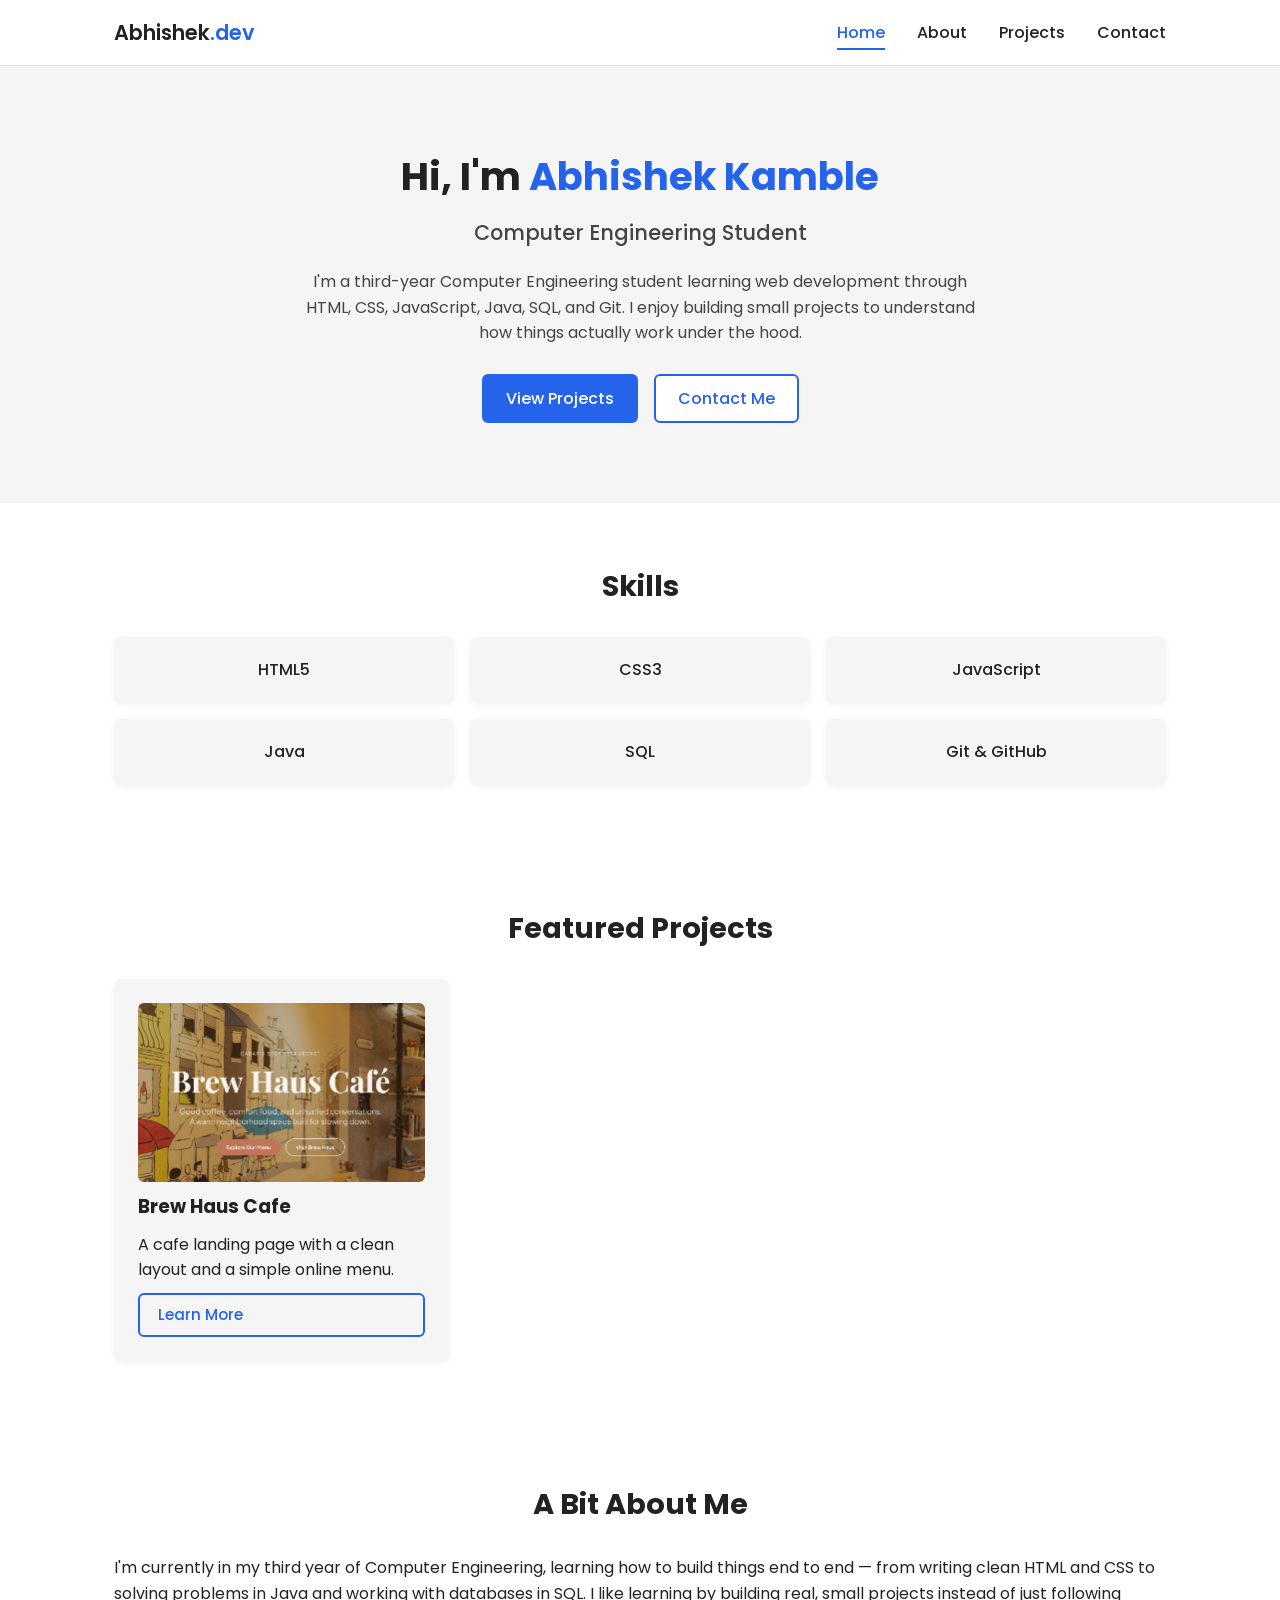
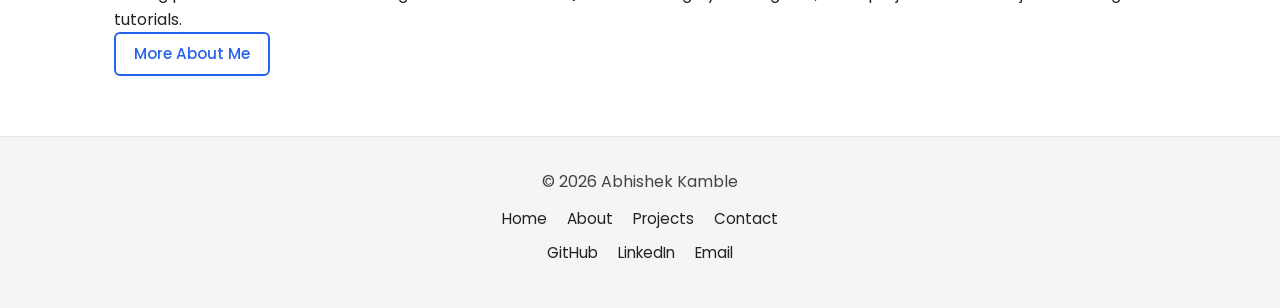
<file: index.html>
<!DOCTYPE html>
<html lang="en">
<head>
  <meta charset="UTF-8">
  <meta name="viewport" content="width=device-width, initial-scale=1.0">
  <title>Abhishek Kamble | Portfolio</title>
  <link rel="stylesheet" href="css/style.css">
  <link rel="preconnect" href="https://fonts.googleapis.com">
  <link href="https://fonts.googleapis.com/css2?family=Poppins:wght@400;500;600;700&display=swap" rel="stylesheet">
</head>
<body>

  <!-- ===== NAVIGATION ===== -->
  <header class="navbar">
    <div class="nav-container">
      <a href="index.html" class="logo">Abhishek<span>.dev</span></a>

      <!-- Hamburger icon for mobile, toggled by js/script.js -->
      <button class="hamburger" id="hamburger" aria-label="Toggle navigation menu" aria-expanded="false">
        <span></span>
        <span></span>
        <span></span>
      </button>

      <nav>
        <ul class="nav-links" id="navLinks">
          <li><a href="index.html" class="active">Home</a></li>
          <li><a href="about.html">About</a></li>
          <li><a href="projects.html">Projects</a></li>
          <li><a href="contact.html">Contact</a></li>
        </ul>
      </nav>
    </div>
  </header>

  <!-- ===== HERO SECTION ===== -->
  <section class="hero">
    <div class="hero-content">
      <h1>Hi, I'm <span class="highlight">Abhishek Kamble</span></h1>
      <h2>Computer Engineering Student</h2>
      <p>
        I'm a third-year Computer Engineering student learning web development
        through HTML, CSS, JavaScript, Java, SQL, and Git. I enjoy building
        small projects to understand how things actually work under the hood.
      </p>
      <div class="hero-buttons">
        <a href="projects.html" class="btn btn-primary">View Projects</a>
        <a href="contact.html" class="btn btn-secondary">Contact Me</a>
      </div>
    </div>
  </section>

  <!-- ===== SKILLS PREVIEW ===== -->
  <section class="section skills-preview">
    <h2 class="section-title">Skills</h2>
    <div class="skills-grid">
      <div class="skill-card">HTML5</div>
      <div class="skill-card">CSS3</div>
      <div class="skill-card">JavaScript</div>
      <div class="skill-card">Java</div>
      <div class="skill-card">SQL</div>
      <div class="skill-card">Git &amp; GitHub</div>
    </div>
  </section>

  <!-- ===== FEATURED PROJECTS ===== -->
  <section class="section featured-projects">
    <h2 class="section-title">Featured Projects</h2>
    <div class="project-grid">

     
 
      <div class="card project-card">
        <img src="images/placeholder-project.png" alt="Screenshot of the Brew Haus Cafe project" class="project-img">
        <h3>Brew Haus Cafe</h3>
        <p>A cafe landing page with a clean layout and a simple online menu.</p>
        <a href="projects.html" class="btn btn-outline">Learn More</a>
      </div>

    </div>
  </section>

  <!-- ===== SHORT ABOUT SECTION ===== -->
  <section class="section about-preview">
    <h2 class="section-title">A Bit About Me</h2>
    <p>
      <!-- TODO: personalize this paragraph -->
      I'm currently in my third year of Computer Engineering, learning how to
      build things end to end — from writing clean HTML and CSS to solving
      problems in Java and working with databases in SQL. I like learning by
      building real, small projects instead of just following tutorials.
    </p>
    <a href="about.html" class="btn btn-outline">More About Me</a>
  </section>

  <!-- ===== FOOTER ===== -->
  <footer class="footer">
    <p>&copy; 2026 Abhishek Kamble</p>
    <ul class="footer-links">
      <li><a href="index.html">Home</a></li>
      <li><a href="about.html">About</a></li>
      <li><a href="projects.html">Projects</a></li>
      <li><a href="contact.html">Contact</a></li>
    </ul>
    <ul class="footer-social">
      <!-- TODO: replace # with real profile links -->
      <li><a href="https://github.com/abhi6001" target="_blank" rel="noopener">GitHub</a></li>
      <li><a href="https://www.linkedin.com/in/abhishek-kamble-6a325b3b7/?skipRedirect=true" target="_blank" rel="noopener">LinkedIn</a></li>
      <li><a href="6060abhishek@example.com">Email</a></li>
    </ul>
  </footer>

  <script src="js/script.js"></script>
</body>
</html>
</file>
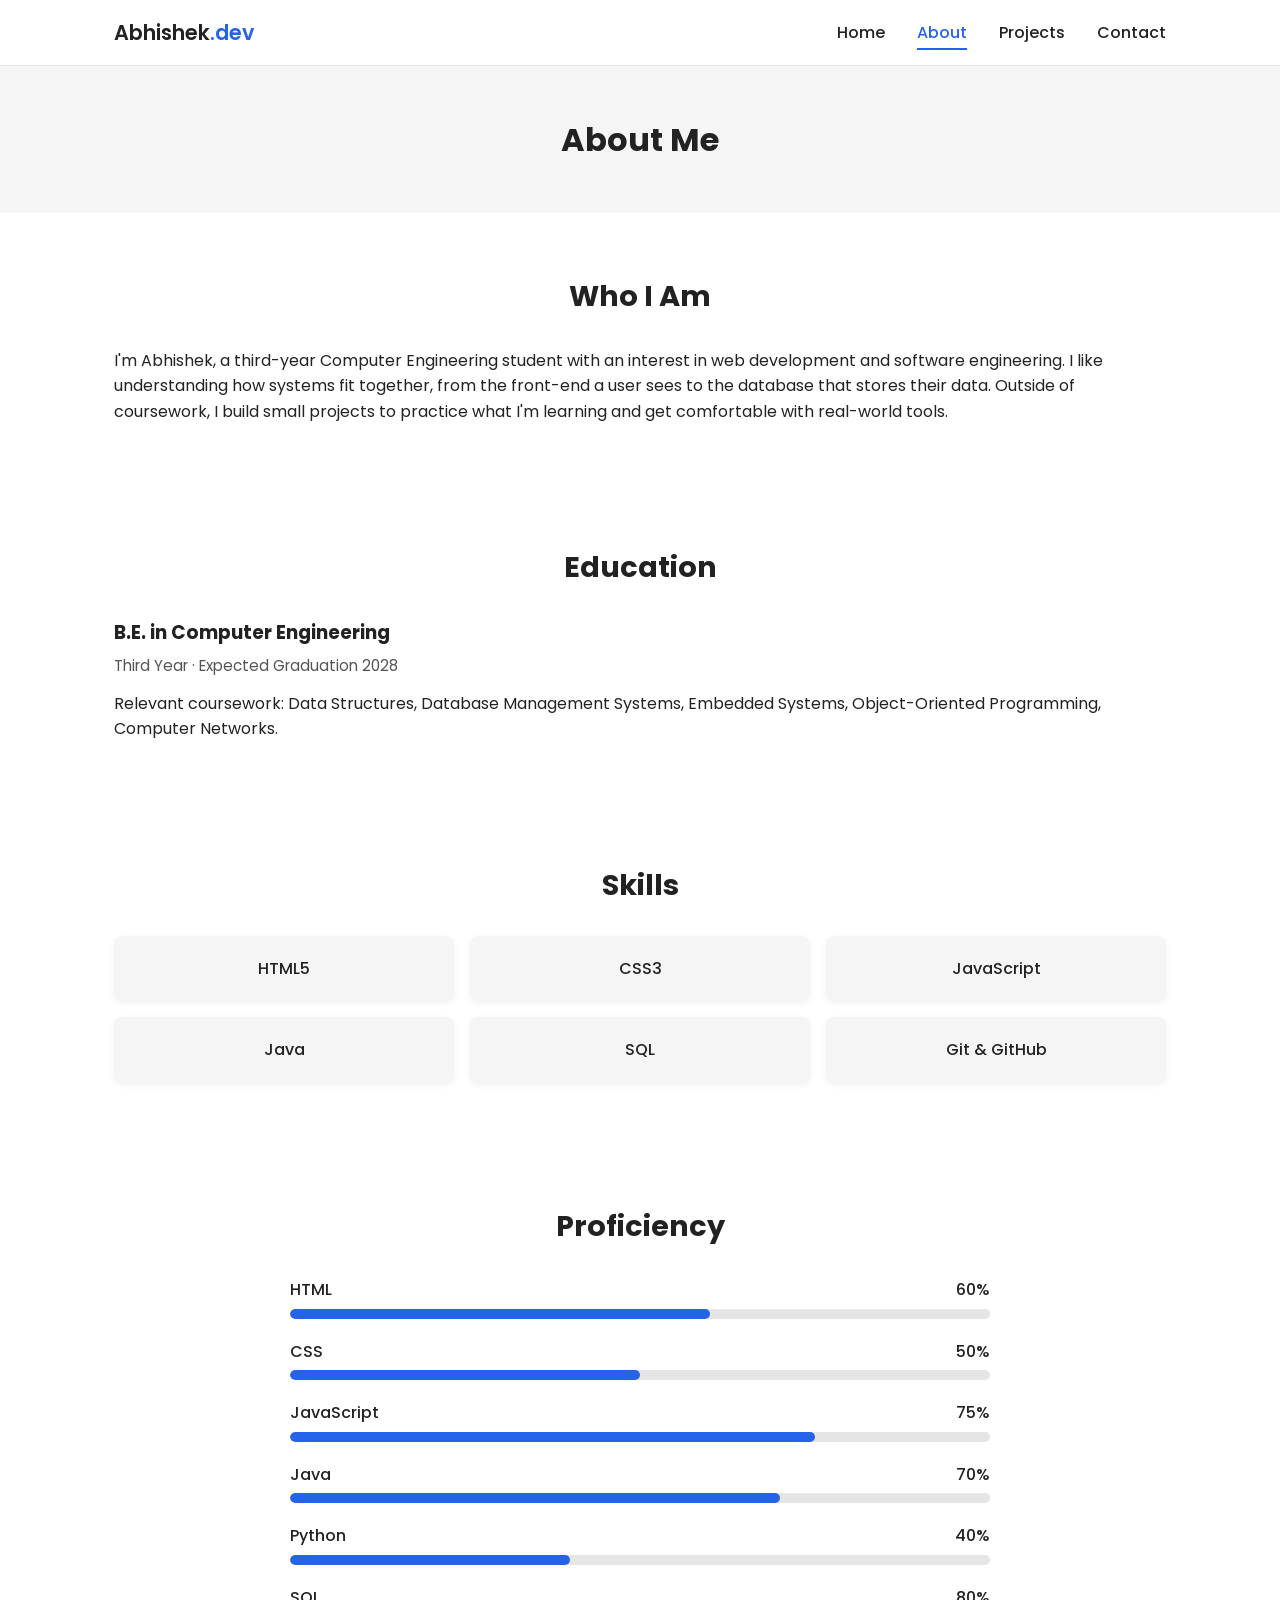
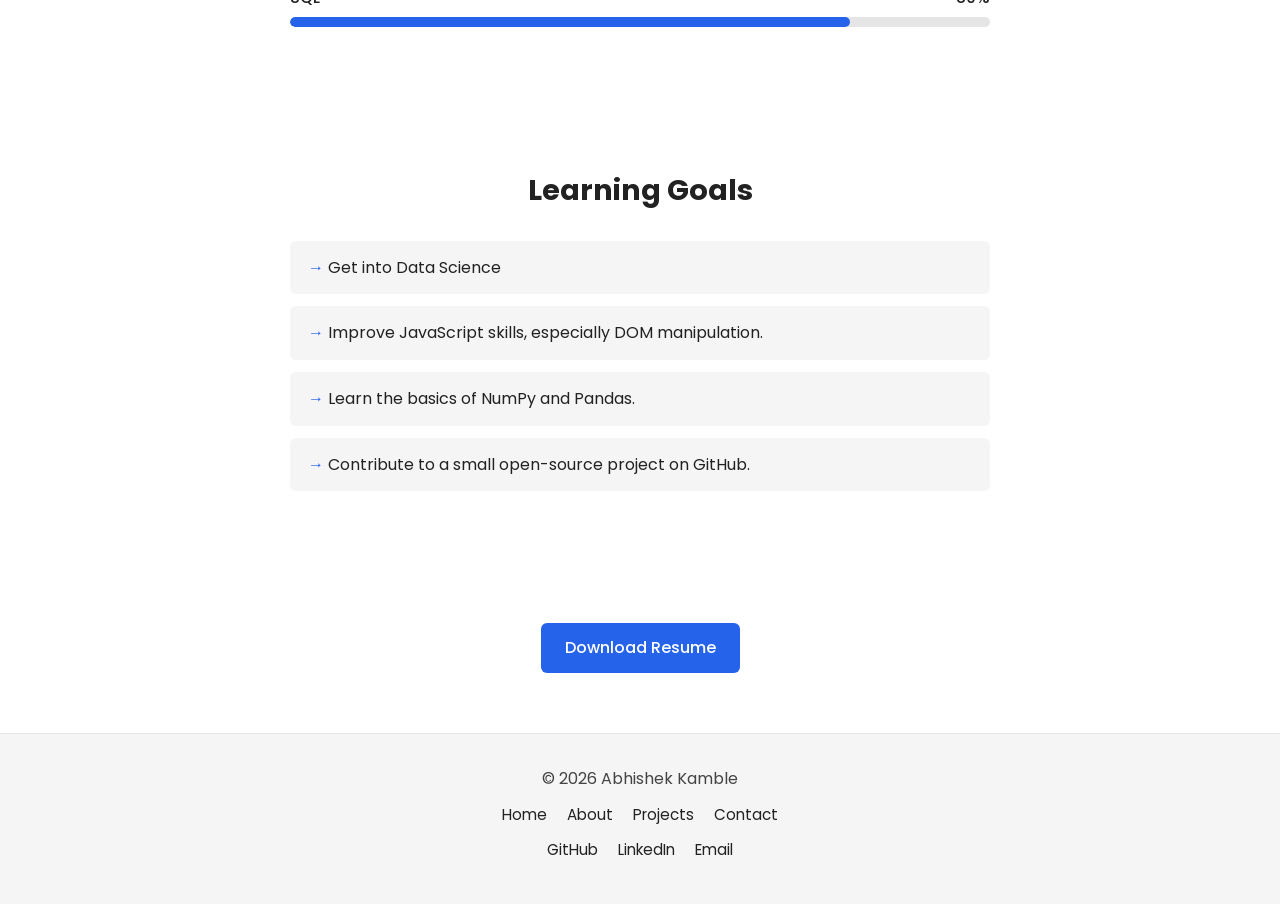
<file: about.html>
<!DOCTYPE html>
<html lang="en">
<head>
  <meta charset="UTF-8">
  <meta name="viewport" content="width=device-width, initial-scale=1.0">
  <title>About | Abhishek Kamble</title>
  <link rel="stylesheet" href="css/style.css">
  <link rel="preconnect" href="https://fonts.googleapis.com">
  <link href="https://fonts.googleapis.com/css2?family=Poppins:wght@400;500;600;700&display=swap" rel="stylesheet">
</head>
<body>

  <!-- ===== NAVIGATION ===== -->
  <header class="navbar">
    <div class="nav-container">
      <a href="index.html" class="logo">Abhishek<span>.dev</span></a>

      <button class="hamburger" id="hamburger" aria-label="Toggle navigation menu" aria-expanded="false">
        <span></span>
        <span></span>
        <span></span>
      </button>

      <nav>
        <ul class="nav-links" id="navLinks">
          <li><a href="index.html">Home</a></li>
          <li><a href="about.html" class="active">About</a></li>
          <li><a href="projects.html">Projects</a></li>
          <li><a href="contact.html">Contact</a></li>
        </ul>
      </nav>
    </div>
  </header>

  <!-- ===== PAGE HEADER ===== -->
  <section class="page-header">
    <h1>About Me</h1>
  </section>

  <!-- ===== ABOUT ME ===== -->
  <section class="section">
    <h2 class="section-title">Who I Am</h2>
    <p>
      <!-- TODO: personalize this paragraph with your own story -->
      I'm Abhishek, a third-year Computer Engineering student with an interest
      in web development and software engineering. I like understanding how
      systems fit together, from the front-end a user sees to the database
      that stores their data. Outside of coursework, I build small projects
      to practice what I'm learning and get comfortable with real-world tools.
    </p>
  </section>

  <!-- ===== EDUCATION ===== -->
  <section class="section">
    <h2 class="section-title">Education</h2>
    <div class="Vasantdada Patil College of Engineering, Mumbai">
    
      <h3>B.E. in Computer Engineering</h3>
      <p class="education-meta">Third Year &middot; Expected Graduation 2028</p>
      <p>Relevant coursework: Data Structures, Database Management Systems, Embedded Systems, Object-Oriented Programming, Computer Networks.</p>
    </div>
  </section>

  <!-- ===== SKILLS GRID ===== -->
  <section class="section">
    <h2 class="section-title">Skills</h2>
    <div class="skills-grid">
      <div class="skill-card">HTML5</div>
      <div class="skill-card">CSS3</div>
      <div class="skill-card">JavaScript</div>
      <div class="skill-card">Java</div>
      <div class="skill-card">SQL</div>
      <div class="skill-card">Git &amp; GitHub</div>
    </div>
  </section>

  <!-- ===== SKILL PROGRESS BARS ===== -->
  <section class="section">
    <h2 class="section-title">Proficiency</h2>
    <div class="progress-list">

      <div class="progress-item">
        <div class="progress-label"><span>HTML</span><span>60%</span></div>
        <div class="progress-bar"><div class="progress-fill" style="width: 60%;"></div></div>
      </div>

      <div class="progress-item">
        <div class="progress-label"><span>CSS</span><span>50%</span></div>
        <div class="progress-bar"><div class="progress-fill" style="width: 50%;"></div></div>
      </div>

      <div class="progress-item">
        <div class="progress-label"><span>JavaScript</span><span>75%</span></div>
        <div class="progress-bar"><div class="progress-fill" style="width: 75%;"></div></div>
      </div>

      <div class="progress-item">
        <div class="progress-label"><span>Java</span><span>70%</span></div>
        <div class="progress-bar"><div class="progress-fill" style="width: 70%;"></div></div>
      </div>
<div class="progress-item">
  <div class="progress-label"><span>Python</span><span>40%</span></div>
  <div class="progress-bar"><div class="progress-fill" style="width: 40%;"></div></div>
</div>
      <div class="progress-item">
        <div class="progress-label"><span>SQL</span><span>80%</span></div>
        <div class="progress-bar"><div class="progress-fill" style="width: 80%;"></div></div>
      </div>

    </div>
  </section>

  <!-- ===== LEARNING GOALS ===== -->
  <section class="section">
    <h2 class="section-title">Learning Goals</h2>
    <ul class="goals-list">
      <li>Get into Data Science</li>
      <li>Improve JavaScript skills, especially DOM manipulation.</li>
      <li>Learn the basics of NumPy and Pandas.</li>
      <li>Contribute to a small open-source project on GitHub.</li>
    </ul>
  </section>

  <!-- ===== RESUME DOWNLOAD ===== -->
  <section class="section resume-section">
    <!-- TODO: add your actual resume.pdf inside the project folder -->
    <a href="resume.pdf" class="btn btn-primary" download>Download Resume</a>
  </section>

  <!-- ===== FOOTER ===== -->
  <footer class="footer">
    <p>&copy; 2026 Abhishek Kamble</p>
    <ul class="footer-links">
      <li><a href="index.html">Home</a></li>
      <li><a href="about.html">About</a></li>
      <li><a href="projects.html">Projects</a></li>
      <li><a href="contact.html">Contact</a></li>
    </ul>
    <ul class="footer-social">
      <li><a href="https://github.com/abhi6001" target="_blank" rel="noopener">GitHub</a></li>
      <li><a href="https://www.linkedin.com/in/abhishek-kamble-6a325b3b7/?skipRedirect=true" target="_blank" rel="noopener">LinkedIn</a></li>
      <li><a href="6060abhishek@example.com">Email</a></li>
    </ul>
  </footer>

  <script src="js/script.js"></script>
</body>
</html>
</file>
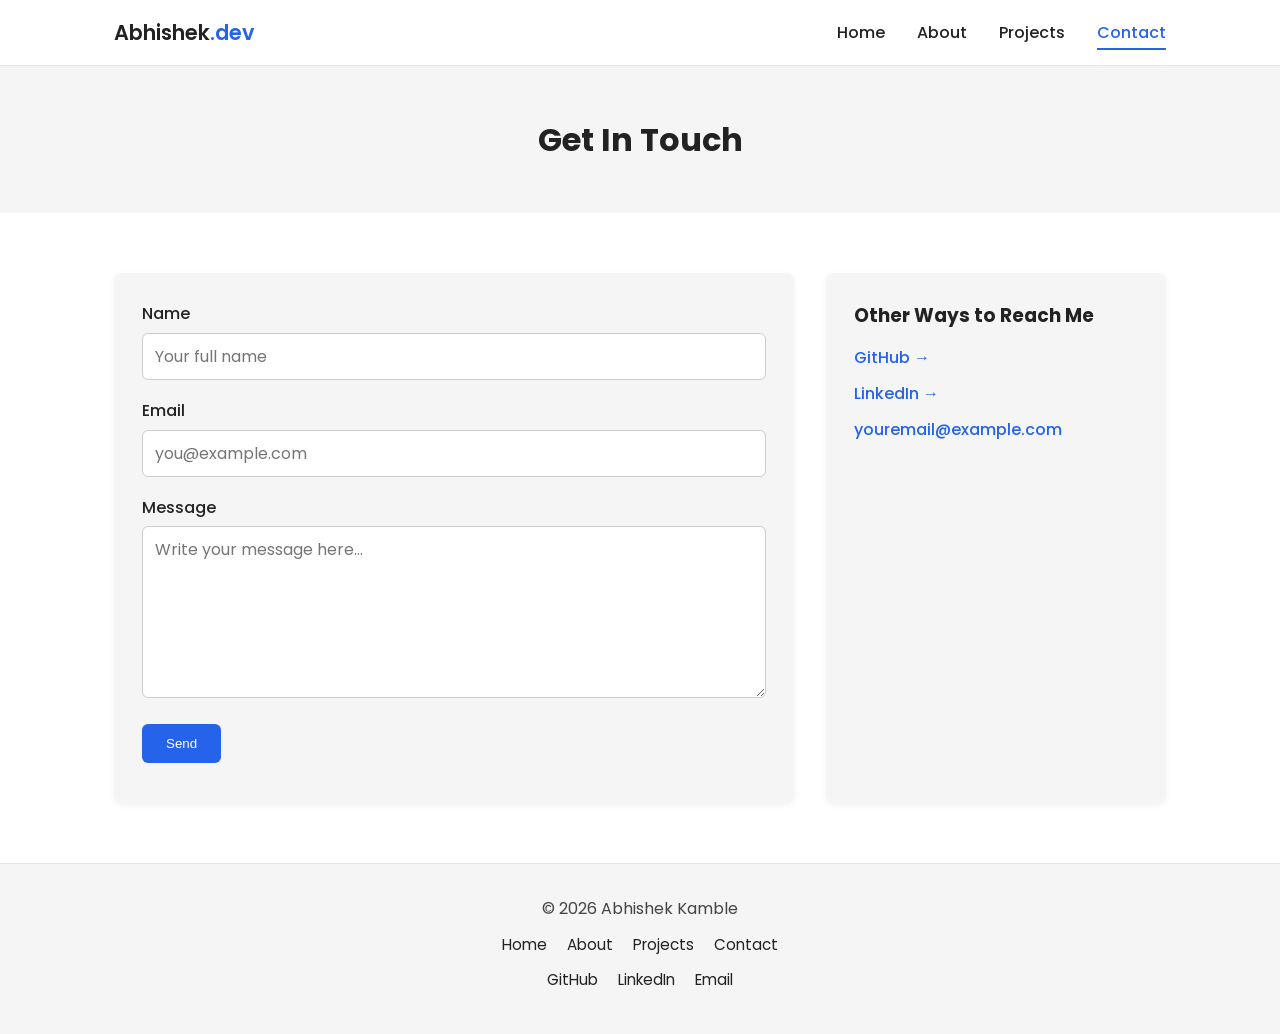
<file: contact.html>
<!DOCTYPE html>
<html lang="en">
<head>
  <meta charset="UTF-8">
  <meta name="viewport" content="width=device-width, initial-scale=1.0">
  <title>Contact | Abhishek Kamble</title>
  <link rel="stylesheet" href="css/style.css">
  <link rel="preconnect" href="https://fonts.googleapis.com">
  <link href="https://fonts.googleapis.com/css2?family=Poppins:wght@400;500;600;700&display=swap" rel="stylesheet">
</head>
<body>

  <!-- ===== NAVIGATION ===== -->
  <header class="navbar">
    <div class="nav-container">
      <a href="index.html" class="logo">Abhishek<span>.dev</span></a>

      <button class="hamburger" id="hamburger" aria-label="Toggle navigation menu" aria-expanded="false">
        <span></span>
        <span></span>
        <span></span>
      </button>

      <nav>
        <ul class="nav-links" id="navLinks">
          <li><a href="index.html">Home</a></li>
          <li><a href="about.html">About</a></li>
          <li><a href="projects.html">Projects</a></li>
          <li><a href="contact.html" class="active">Contact</a></li>
        </ul>
      </nav>
    </div>
  </header>

  <!-- ===== PAGE HEADER ===== -->
  <section class="page-header">
    <h1>Get In Touch</h1>
  </section>

  <!-- ===== CONTACT FORM ===== -->
  <section class="section contact-section">
    <div class="contact-grid">

      <!--
        Note for Abhishek: this form doesn't actually send an email yet.
        To make it work, you'd hook it up to something like Formspree,
        EmailJS, or a small backend. For now it just prevents the page
        from reloading (see js/script.js).
      -->
      <form class="contact-form" id="contactForm">
        <div class="form-group">
          <label for="name">Name</label>
          <input type="text" id="name" name="name" placeholder="Your full name" required>
        </div>

        <div class="form-group">
          <label for="email">Email</label>
          <input type="email" id="email" name="email" placeholder="you@example.com" required>
        </div>

        <div class="form-group">
          <label for="message">Message</label>
          <textarea id="message" name="message" rows="6" placeholder="Write your message here..." required></textarea>
        </div>

        <button type="submit" class="btn btn-primary">Send</button>
        <p class="form-status" id="formStatus"></p>
      </form>

      <div class="contact-info">
        <h3>Other Ways to Reach Me</h3>
        <ul class="contact-links">
          <!-- TODO: replace # and email with your real details -->
          <li><a href="#" target="_blank" rel="noopener">GitHub &rarr;</a></li>
          <li><a href="#" target="_blank" rel="noopener">LinkedIn &rarr;</a></li>
          <li><a href="mailto:youremail@example.com">youremail@example.com</a></li>
        </ul>
      </div>

    </div>
  </section>

  <!-- ===== FOOTER ===== -->
  <footer class="footer">
    <p>&copy; 2026 Abhishek Kamble</p>
    <ul class="footer-links">
      <li><a href="index.html">Home</a></li>
      <li><a href="about.html">About</a></li>
      <li><a href="projects.html">Projects</a></li>
      <li><a href="contact.html">Contact</a></li>
    </ul>
    <ul class="footer-social">
      <li><a href="https://github.com/abhi6001" target="_blank" rel="noopener">GitHub</a></li>
      <li><a href="https://www.linkedin.com/in/abhishek-kamble-6a325b3b7/?skipRedirect=true" target="_blank" rel="noopener">LinkedIn</a></li>
      <li><a href="6060abhishek@example.com">Email</a></li>
    </ul>
  </footer>

  <script src="js/script.js"></script>
</body>
</html>
</file>
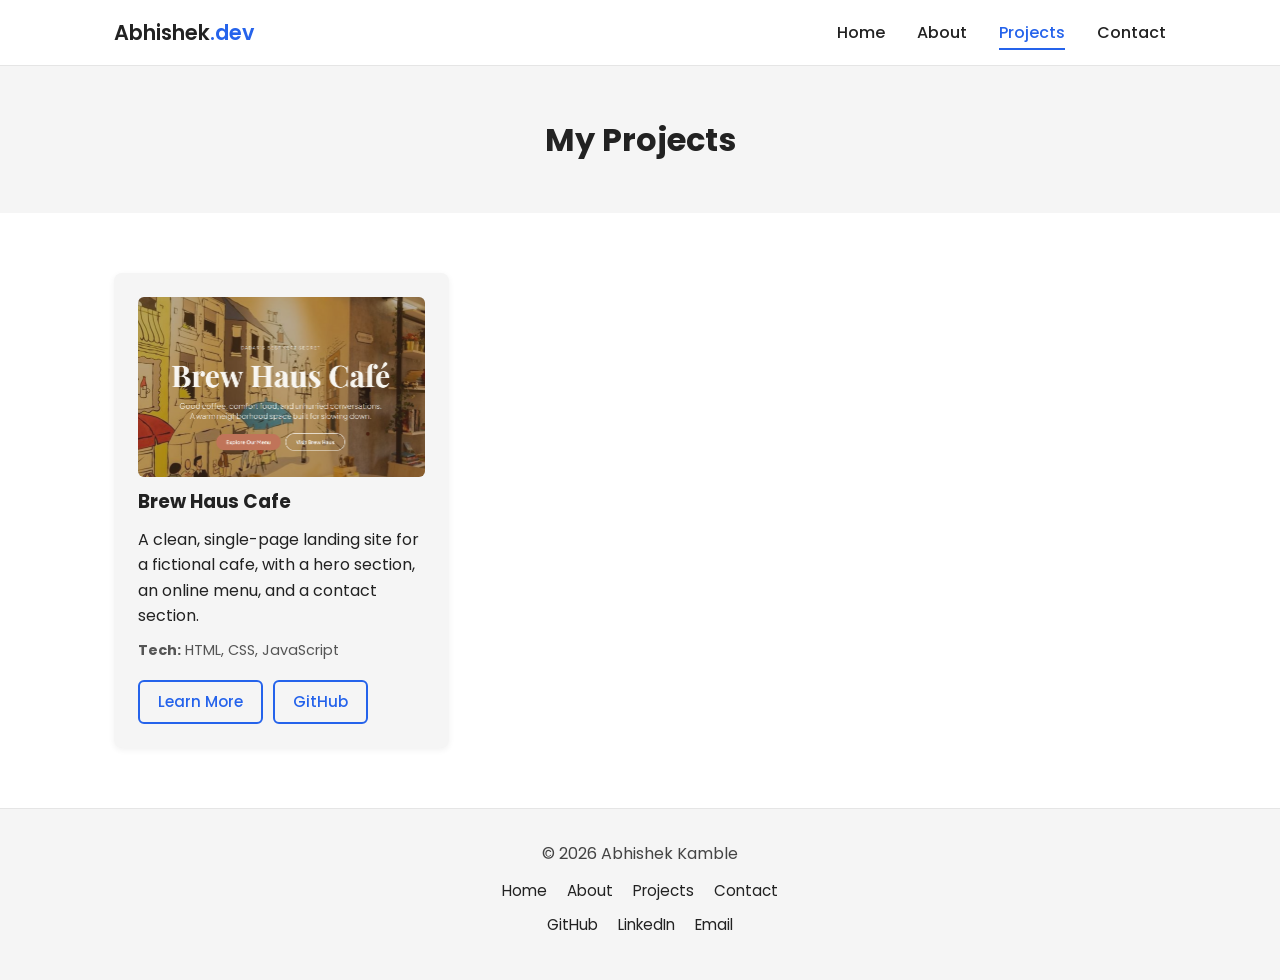
<file: projects.html>
<!DOCTYPE html>
<html lang="en">
<head>
  <meta charset="UTF-8">
  <meta name="viewport" content="width=device-width, initial-scale=1.0">
  <title>Projects | Abhishek Kamble</title>
  <link rel="stylesheet" href="css/style.css">
  <link rel="preconnect" href="https://fonts.googleapis.com">
  <link href="https://fonts.googleapis.com/css2?family=Poppins:wght@400;500;600;700&display=swap" rel="stylesheet">
</head>
<body>

  <!-- ===== NAVIGATION ===== -->
  <header class="navbar">
    <div class="nav-container">
      <a href="index.html" class="logo">Abhishek<span>.dev</span></a>

      <button class="hamburger" id="hamburger" aria-label="Toggle navigation menu" aria-expanded="false">
        <span></span>
        <span></span>
        <span></span>
      </button>

      <nav>
        <ul class="nav-links" id="navLinks">
          <li><a href="index.html">Home</a></li>
          <li><a href="about.html">About</a></li>
          <li><a href="projects.html" class="active">Projects</a></li>
          <li><a href="contact.html">Contact</a></li>
        </ul>
      </nav>
    </div>
  </header>

  <!-- ===== PAGE HEADER ===== -->
  <section class="page-header">
    <h1>My Projects</h1>
  </section>

  <!-- ===== PROJECTS GRID ===== -->
  <section class="section">
    <div class="project-grid">

      
      

      <!-- Project 1 -->
      <div class="card project-card">
        <img src="images/placeholder-project.png" alt="Screenshot of the Brew Haus Cafe project" class="project-img">
        <h3>Brew Haus Cafe</h3>
        <p>
          A clean, single-page landing site for a fictional cafe, with a
          hero section, an online menu, and a contact section.
        </p>
        <p class="tech-stack"><strong>Tech:</strong> HTML, CSS, JavaScript</p>
        <div class="card-buttons">
          <a href="https://brew-haus-cafe.vercel.app/" class="btn btn-outline" target="_blank" rel="noopener">Learn More</a>
          <a href="https://github.com/abhi6001/brew-haus-cafe" class="btn btn-outline" target="_blank" rel="noopener">GitHub</a>
        </div>
      </div>

    </div>
  </section>

  <!-- ===== FOOTER ===== -->
  <footer class="footer">
    <p>&copy; 2026 Abhishek Kamble</p>
    <ul class="footer-links">
      <li><a href="index.html">Home</a></li>
      <li><a href="about.html">About</a></li>
      <li><a href="projects.html">Projects</a></li>
      <li><a href="contact.html">Contact</a></li>
    </ul>
    <ul class="footer-social">
    <li><a href="https://github.com/abhi6001" target="_blank" rel="noopener">GitHub</a></li>
      <li><a href="https://www.linkedin.com/in/abhishek-kamble-6a325b3b7/?skipRedirect=true" target="_blank" rel="noopener">LinkedIn</a></li>
      <li><a href="6060abhishek@example.com">Email</a></li>
    </ul>
  </footer>

  <script src="js/script.js"></script>
</body>
</html>
</file>
<file: css/style.css>
/* =========================================================
   1. RESET
   Basic reset so every browser starts from the same baseline
   ========================================================= */
* {
  margin: 0;
  padding: 0;
  box-sizing: border-box;
}

html {
  scroll-behavior: smooth;
}

body {
  font-family: 'Poppins', Arial, sans-serif;
  background-color: #FFFFFF;
  color: #222222;
  line-height: 1.6;
}

a {
  text-decoration: none;
  color: inherit;
}

ul {
  list-style: none;
}

img {
  max-width: 100%;
  display: block;
}

.section {
  max-width: 1100px;
  margin: 0 auto;
  padding: 60px 24px;
}

.section-title {
  font-size: 1.8rem;
  margin-bottom: 28px;
  text-align: center;
}

/* =========================================================
   2. NAVIGATION
   Sticky top navbar. Turns into a hamburger menu on mobile.
   ========================================================= */
.navbar {
  background-color: #FFFFFF;
  border-bottom: 1px solid #E5E5E5;
  position: sticky;
  top: 0;
  z-index: 100;
}

.nav-container {
  max-width: 1100px;
  margin: 0 auto;
  padding: 16px 24px;
  display: flex;
  align-items: center;
  justify-content: space-between;
}

.logo {
  font-size: 1.3rem;
  font-weight: 600;
  color: #222222;
}

.logo span {
  color: #2563EB;
}

.nav-links {
  display: flex;
  gap: 32px;
}

.nav-links a {
  font-weight: 500;
  color: #222222;
  padding-bottom: 4px;
  border-bottom: 2px solid transparent;
  transition: border-color 0.2s ease, color 0.2s ease;
}

.nav-links a:hover,
.nav-links a.active {
  color: #2563EB;
  border-bottom: 2px solid #2563EB;
}

/* Hamburger button - hidden on desktop, shown on mobile below */
.hamburger {
  display: none;
  flex-direction: column;
  justify-content: space-between;
  width: 26px;
  height: 18px;
  background: none;
  border: none;
  cursor: pointer;
  padding: 0;
}

.hamburger span {
  display: block;
  height: 2px;
  width: 100%;
  background-color: #222222;
  border-radius: 2px;
  transition: transform 0.2s ease, opacity 0.2s ease;
}

/* Class toggled by js/script.js when the menu is open */
.hamburger.open span:nth-child(1) {
  transform: translateY(8px) rotate(45deg);
}

.hamburger.open span:nth-child(2) {
  opacity: 0;
}

.hamburger.open span:nth-child(3) {
  transform: translateY(-8px) rotate(-45deg);
}

/* =========================================================
   3. HERO
   ========================================================= */
.hero {
  background-color: #F5F5F5;
  padding: 80px 24px;
  text-align: center;
}

.hero-content {
  max-width: 700px;
  margin: 0 auto;
}

.hero h1 {
  font-size: 2.4rem;
  margin-bottom: 8px;
}

.hero .highlight {
  color: #2563EB;
}

.hero h2 {
  font-size: 1.3rem;
  font-weight: 500;
  color: #444444;
  margin-bottom: 20px;
}

.hero p {
  margin-bottom: 28px;
  color: #444444;
}

.hero-buttons {
  display: flex;
  gap: 16px;
  justify-content: center;
  flex-wrap: wrap;
}

.page-header {
  background-color: #F5F5F5;
  padding: 48px 24px;
  text-align: center;
}

.page-header h1 {
  font-size: 2rem;
}

/* =========================================================
   4. CARDS
   Reusable card style used for skills, projects, and forms
   ========================================================= */
.card {
  background-color: #F5F5F5;
  border-radius: 8px;
  padding: 24px;
  box-shadow: 0 2px 6px rgba(0, 0, 0, 0.06);
}

.skills-grid {
  display: grid;
  grid-template-columns: repeat(3, 1fr);
  gap: 16px;
}

.skill-card {
  background-color: #F5F5F5;
  border-radius: 8px;
  padding: 20px;
  text-align: center;
  font-weight: 500;
  box-shadow: 0 2px 6px rgba(0, 0, 0, 0.06);
}

.project-grid {
  display: grid;
  grid-template-columns: repeat(3, 1fr);
  gap: 24px;
}

.project-card {
  display: flex;
  flex-direction: column;
  gap: 10px;
}

.project-img {
  border-radius: 6px;
  background-color: #E5E5E5;
  aspect-ratio: 16 / 10;
  object-fit: cover;
}

.tech-stack {
  font-size: 0.9rem;
  color: #555555;
}

.card-buttons {
  display: flex;
  gap: 10px;
  margin-top: 8px;
  flex-wrap: wrap;
}

.education-card {
  max-width: 700px;
  margin: 0 auto;
}

.education-meta {
  color: #555555;
  font-size: 0.95rem;
  margin: 6px 0 12px;
}

.goals-list {
  max-width: 700px;
  margin: 0 auto;
}

.goals-list li {
  background-color: #F5F5F5;
  border-radius: 6px;
  padding: 14px 18px;
  margin-bottom: 12px;
}

.goals-list li::before {
  content: "\2192  ";
  color: #2563EB;
  font-weight: 600;
}

/* Progress bars on the About page */
.progress-list {
  max-width: 700px;
  margin: 0 auto;
}

.progress-item {
  margin-bottom: 20px;
}

.progress-label {
  display: flex;
  justify-content: space-between;
  margin-bottom: 6px;
  font-weight: 500;
}

.progress-bar {
  background-color: #E5E5E5;
  border-radius: 6px;
  height: 10px;
  overflow: hidden;
}

.progress-fill {
  background-color: #2563EB;
  height: 100%;
  border-radius: 6px;
}

.resume-section {
  text-align: center;
}

/* Contact page */
.contact-grid {
  display: grid;
  grid-template-columns: 2fr 1fr;
  gap: 32px;
}

.contact-form {
  background-color: #F5F5F5;
  border-radius: 8px;
  padding: 28px;
  box-shadow: 0 2px 6px rgba(0, 0, 0, 0.06);
}

.form-group {
  margin-bottom: 18px;
}

.form-group label {
  display: block;
  font-weight: 500;
  margin-bottom: 6px;
}

.form-group input,
.form-group textarea {
  width: 100%;
  padding: 10px 12px;
  border: 1px solid #CCCCCC;
  border-radius: 6px;
  font-family: inherit;
  font-size: 1rem;
  background-color: #FFFFFF;
}

.form-group input:focus,
.form-group textarea:focus {
  outline: 2px solid #2563EB;
  outline-offset: 1px;
}

.form-status {
  margin-top: 12px;
  font-size: 0.95rem;
  color: #2563EB;
}

.contact-info {
  background-color: #F5F5F5;
  border-radius: 8px;
  padding: 28px;
  box-shadow: 0 2px 6px rgba(0, 0, 0, 0.06);
}

.contact-info h3 {
  margin-bottom: 14px;
}

.contact-links li {
  margin-bottom: 10px;
}

.contact-links a {
  color: #2563EB;
  font-weight: 500;
}

/* =========================================================
   5. BUTTONS
   ========================================================= */
.btn {
  display: inline-block;
  padding: 10px 22px;
  border-radius: 6px;
  font-weight: 500;
  border: 2px solid transparent;
  cursor: pointer;
  transition: background-color 0.2s ease, color 0.2s ease, border-color 0.2s ease;
}

.btn-primary {
  background-color: #2563EB;
  color: #FFFFFF;
}

.btn-primary:hover {
  background-color: #1D4ED8;
}

.btn-secondary {
  background-color: #FFFFFF;
  color: #2563EB;
  border-color: #2563EB;
}

.btn-secondary:hover {
  background-color: #2563EB;
  color: #FFFFFF;
}

.btn-outline {
  background-color: transparent;
  color: #2563EB;
  border-color: #2563EB;
  padding: 8px 18px;
  font-size: 0.95rem;
}

.btn-outline:hover {
  background-color: #2563EB;
  color: #FFFFFF;
}

/* =========================================================
   6. FOOTER
   ========================================================= */
.footer {
  background-color: #F5F5F5;
  padding: 32px 24px;
  text-align: center;
  border-top: 1px solid #E5E5E5;
}

.footer p {
  margin-bottom: 12px;
  color: #444444;
}

.footer-links,
.footer-social {
  display: flex;
  justify-content: center;
  gap: 20px;
  flex-wrap: wrap;
  margin-bottom: 10px;
  font-size: 0.95rem;
}

.footer-links a:hover,
.footer-social a:hover {
  color: #2563EB;
}

/* =========================================================
   7. RESPONSIVE MEDIA QUERIES
   ========================================================= */

/* Tablet */
@media (max-width: 900px) {
  .skills-grid {
    grid-template-columns: repeat(2, 1fr);
  }

  .project-grid {
    grid-template-columns: repeat(2, 1fr);
  }

  .contact-grid {
    grid-template-columns: 1fr;
  }
}

/* Mobile */
@media (max-width: 640px) {
  .hamburger {
    display: flex;
  }

  .nav-links {
    position: absolute;
    top: 100%;
    left: 0;
    width: 100%;
    background-color: #FFFFFF;
    flex-direction: column;
    align-items: center;
    gap: 0;
    border-bottom: 1px solid #E5E5E5;

    /* Hidden by default, shown by JS toggling .show */
    max-height: 0;
    overflow: hidden;
    transition: max-height 0.25s ease;
  }

  .nav-links.show {
    max-height: 300px;
  }

  .nav-links li {
    width: 100%;
    text-align: center;
  }

  .nav-links a {
    display: block;
    padding: 14px 0;
    border-bottom: none;
  }

  .hero h1 {
    font-size: 1.8rem;
  }

  .hero h2 {
    font-size: 1.1rem;
  }

  .skills-grid {
    grid-template-columns: 1fr;
  }

  .project-grid {
    grid-template-columns: 1fr;
  }
}
</file>
